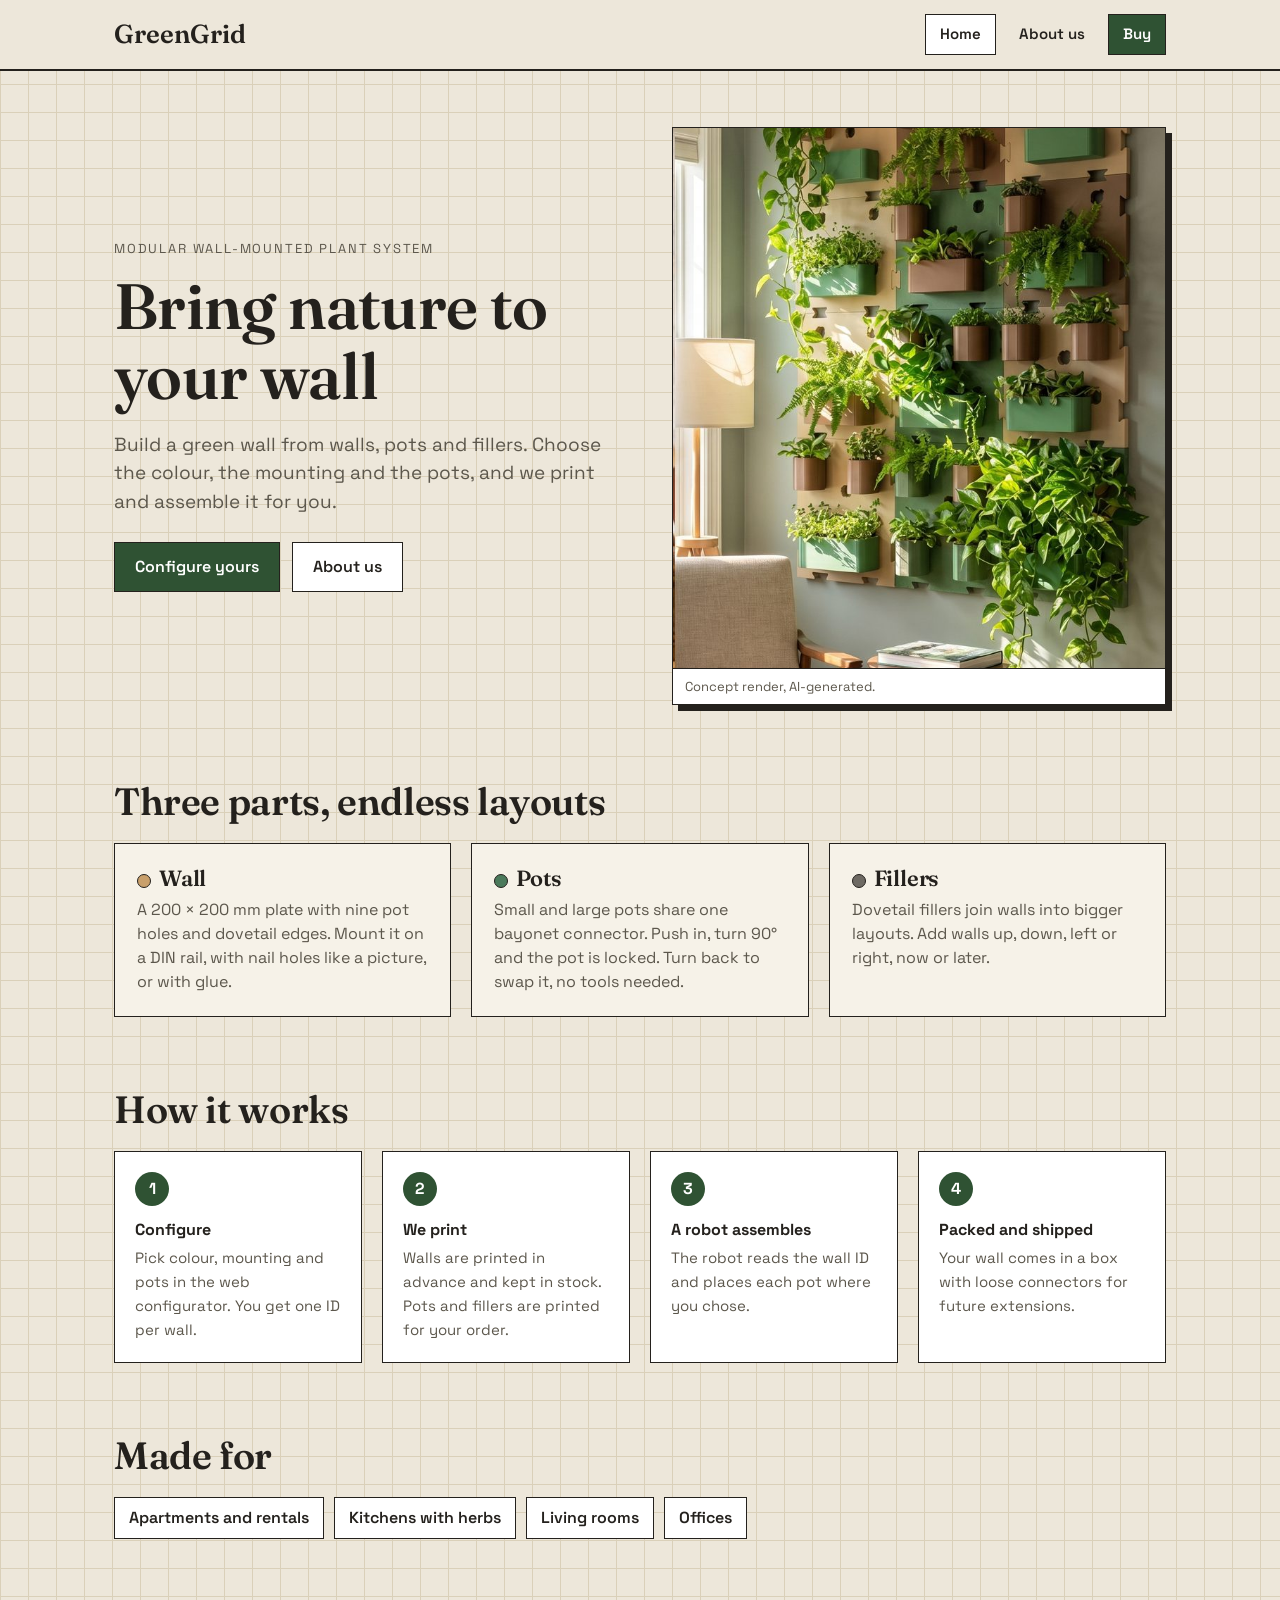
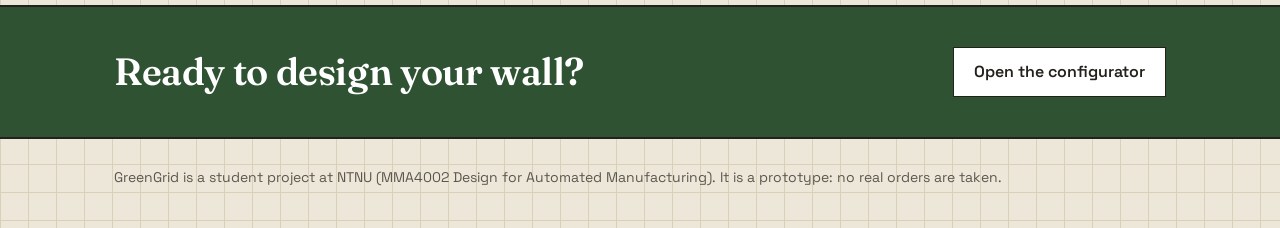
<file: index.html>
<!doctype html>
<html lang="en"><head><meta charset="UTF-8"><meta name="viewport" content="width=device-width, initial-scale=1"><title>GreenGrid – Bring nature to your wall</title><link rel="preconnect" href="https://fonts.googleapis.com"><link href="https://fonts.googleapis.com/css2?family=Fraunces:opsz,wght@9..144,600&family=Space+Grotesk:wght@400;500;600;700&display=swap" rel="stylesheet"><link rel="stylesheet" href="assets/site.css"></head>
<body>
<nav class="nav"><div class="wrap"><a class="logo" href="index.html">GreenGrid</a><ul><li><a class="link" href="index.html" aria-current="page">Home</a></li><li><a class="link" href="about/index.html">About us</a></li><li><a class="link buy" href="buy/index.html">Buy</a></li></ul></div></nav>
<header class="hero"><div class="wrap">
<div>
<p class="eyebrow">Modular wall-mounted plant system</p>
<h1>Bring nature to your wall</h1>
<p class="lead">Build a green wall from walls, pots and fillers. Choose the colour, the mounting and the pots, and we print and assemble it for you.</p>
<div class="btns"><a class="btn" href="buy/index.html">Configure yours</a><a class="btn ghost" href="about/index.html">About us</a></div>
</div>
<figure class="photo"><img src="assets/greengrid.jpg" alt="Concept render of a GreenGrid wall with plants in a living room"><figcaption>Concept render, AI-generated.</figcaption></figure>
</div></header>

<section class="block"><div class="wrap">
<h2>Three parts, endless layouts</h2>
<div class="cards">
<div class="card"><h3><span class="tag" style="background:#C9A06B"></span>Wall</h3><p>A 200 × 200 mm plate with nine pot holes and dovetail edges. Mount it on a DIN rail, with nail holes like a picture, or with glue.</p></div>
<div class="card"><h3><span class="tag" style="background:var(--pot-a)"></span>Pots</h3><p>Small and large pots share one bayonet connector. Push in, turn 90° and the pot is locked. Turn back to swap it, no tools needed.</p></div>
<div class="card"><h3><span class="tag" style="background:#6E6A63"></span>Fillers</h3><p>Dovetail fillers join walls into bigger layouts. Add walls up, down, left or right, now or later.</p></div>
</div></div></section>

<section class="block"><div class="wrap">
<h2>How it works</h2>
<ol class="steps">
<li><b>Configure</b><span>Pick colour, mounting and pots in the web configurator. You get one ID per wall.</span></li>
<li><b>We print</b><span>Walls are printed in advance and kept in stock. Pots and fillers are printed for your order.</span></li>
<li><b>A robot assembles</b><span>The robot reads the wall ID and places each pot where you chose.</span></li>
<li><b>Packed and shipped</b><span>Your wall comes in a box with loose connectors for future extensions.</span></li>
</ol></div></section>

<section class="block"><div class="wrap">
<h2>Made for</h2>
<div class="chips"><span>Apartments and rentals</span><span>Kitchens with herbs</span><span>Living rooms</span><span>Offices</span></div>
</div></section>

<div class="band"><div class="wrap"><h2>Ready to design your wall?</h2><a class="btn" href="buy/index.html">Open the configurator</a></div></div>
<footer><div class="wrap">GreenGrid is a student project at NTNU (MMA4002 Design for Automated Manufacturing). It is a prototype: no real orders are taken.</div></footer>
</body></html>
</file>
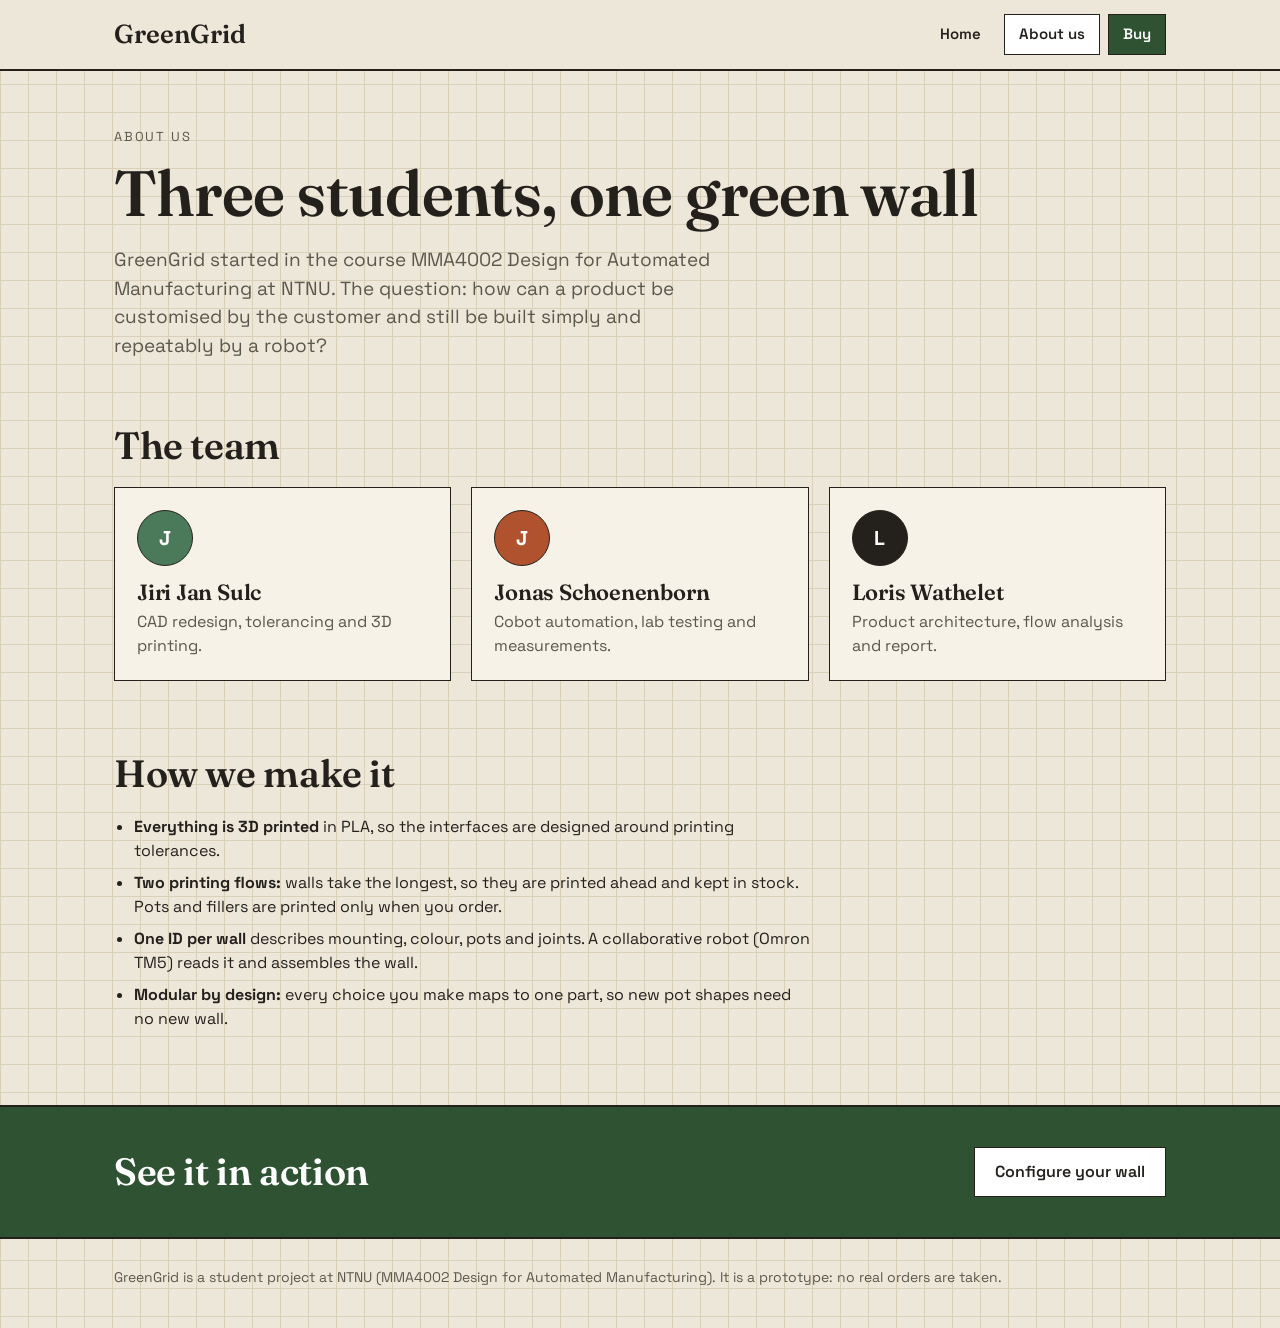
<file: about/index.html>
<!doctype html>
<html lang="en"><head><meta charset="UTF-8"><meta name="viewport" content="width=device-width, initial-scale=1"><title>About us – GreenGrid</title><link rel="preconnect" href="https://fonts.googleapis.com"><link href="https://fonts.googleapis.com/css2?family=Fraunces:opsz,wght@9..144,600&family=Space+Grotesk:wght@400;500;600;700&display=swap" rel="stylesheet"><link rel="stylesheet" href="../assets/site.css"></head>
<body>
<nav class="nav"><div class="wrap"><a class="logo" href="../index.html">GreenGrid</a><ul><li><a class="link" href="../index.html">Home</a></li><li><a class="link" href="../about/index.html" aria-current="page">About us</a></li><li><a class="link buy" href="../buy/index.html">Buy</a></li></ul></div></nav>
<header class="hero" style="padding-bottom:10px"><div class="wrap" style="display:block">
<p class="eyebrow">About us</p>
<h1>Three students, one green wall</h1>
<p class="lead" style="margin-top:18px">GreenGrid started in the course MMA4002 Design for Automated Manufacturing at NTNU. The question: how can a product be customised by the customer and still be built simply and repeatably by a robot?</p>
</div></header>

<section class="block"><div class="wrap">
<h2>The team</h2>
<div class="team">
<div class="person"><div class="avatar">J</div><h3>Jiri Jan Sulc</h3><p>CAD redesign, tolerancing and 3D printing.</p></div>
<div class="person"><div class="avatar">J</div><h3>Jonas Schoenenborn</h3><p>Cobot automation, lab testing and measurements.</p></div>
<div class="person"><div class="avatar">L</div><h3>Loris Wathelet</h3><p>Product architecture, flow analysis and report.</p></div>
</div></div></section>

<section class="block"><div class="wrap">
<h2>How we make it</h2>
<ul class="list">
<li><b>Everything is 3D printed</b> in PLA, so the interfaces are designed around printing tolerances.</li>
<li><b>Two printing flows:</b> walls take the longest, so they are printed ahead and kept in stock. Pots and fillers are printed only when you order.</li>
<li><b>One ID per wall</b> describes mounting, colour, pots and joints. A collaborative robot (Omron TM5) reads it and assembles the wall.</li>
<li><b>Modular by design:</b> every choice you make maps to one part, so new pot shapes need no new wall.</li>
</ul>
</div></section>

<div class="band"><div class="wrap"><h2>See it in action</h2><a class="btn" href="../buy/index.html">Configure your wall</a></div></div>
<footer><div class="wrap">GreenGrid is a student project at NTNU (MMA4002 Design for Automated Manufacturing). It is a prototype: no real orders are taken.</div></footer>
</body></html>
</file>
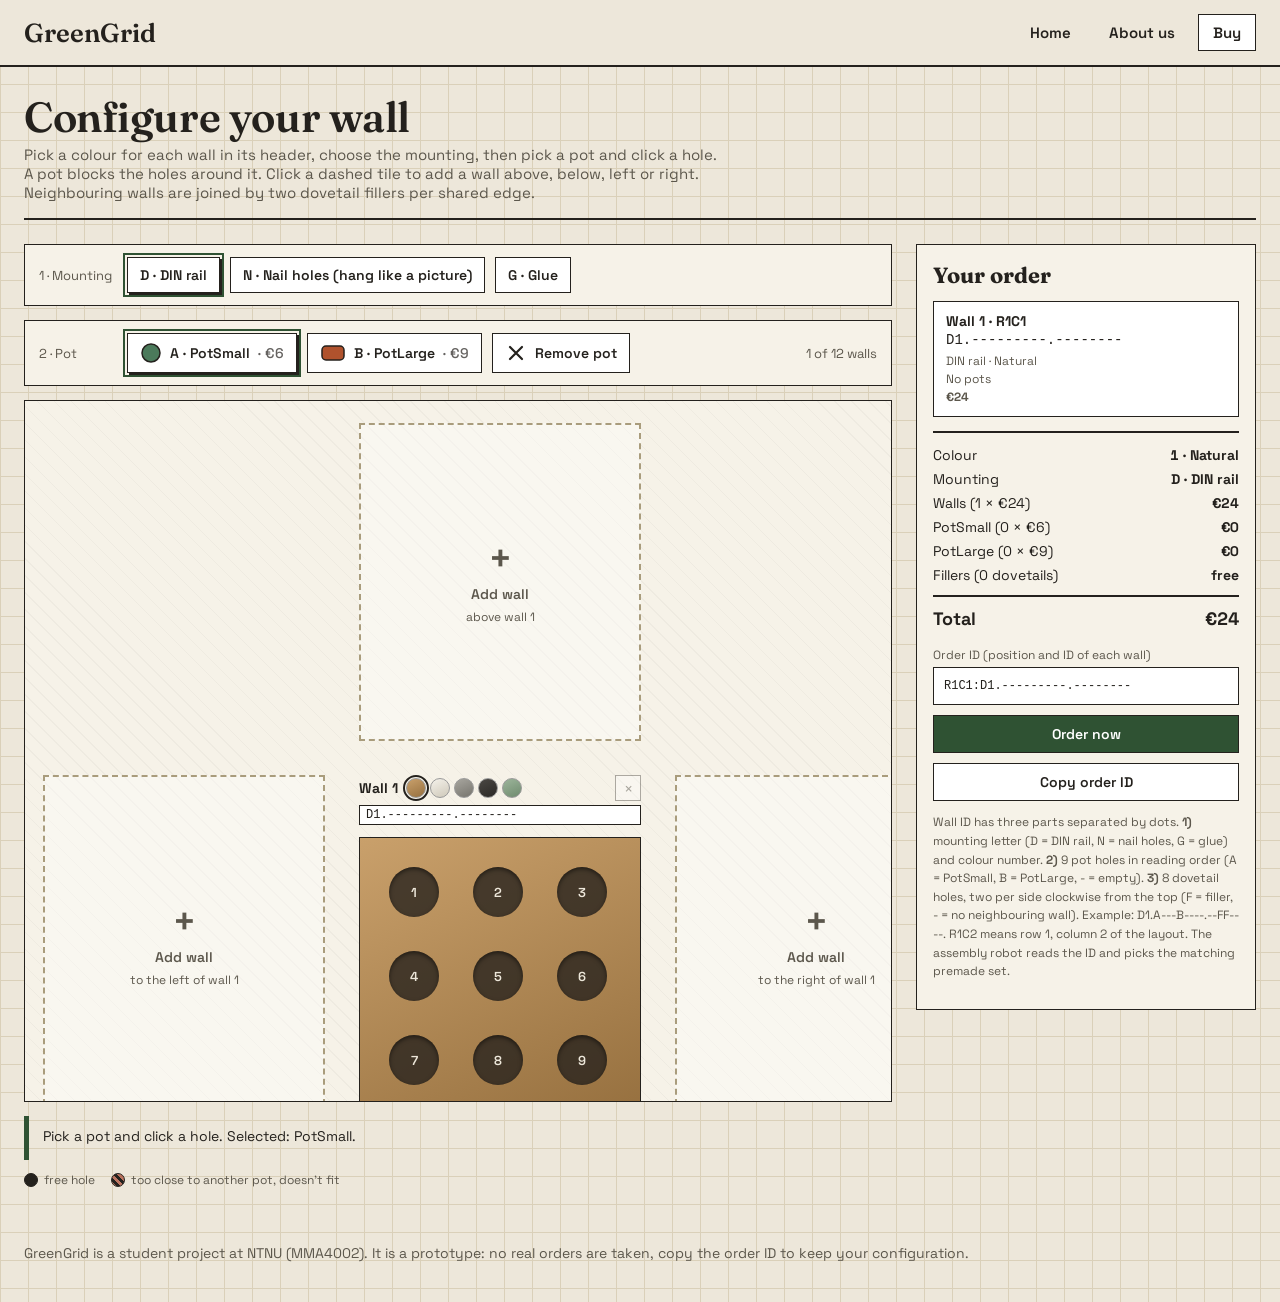
<file: buy/index.html>
<!doctype html>
<html lang="en">
<head>
<meta charset="UTF-8">
<meta name="viewport" content="width=device-width, initial-scale=1">
<title>Buy – GreenGrid</title>
<link rel="preconnect" href="https://fonts.googleapis.com">
<link href="https://fonts.googleapis.com/css2?family=Fraunces:opsz,wght@9..144,600&family=Space+Grotesk:wght@400;500;600;700&display=swap" rel="stylesheet">
<style>
  :root{
    --paper:#EDE7DA;
    --paper-line:#DAD0B9;
    --panel:#F6F2E8;
    --ink:#24211D;
    --ink-soft:#5C574C;
    --pot-a:#4B7A5B;
    --pot-b:#B0522D;
    --cta:#2F5233;
    --cta-hover:#25412A;
    --danger:#A6432D;
  }
  *{box-sizing:border-box;}
  html,body{margin:0;padding:0;}
  body{
    background:var(--paper);
    background-image:
      linear-gradient(var(--paper-line) 1px, transparent 1px),
      linear-gradient(90deg, var(--paper-line) 1px, transparent 1px);
    background-size:28px 28px;
    color:var(--ink);
    font-family:'Space Grotesk', sans-serif;
    min-height:100vh;
  }
  .app{max-width:1280px;margin:0 auto;padding:28px 24px 56px;}
  header{
    display:flex;align-items:flex-end;justify-content:space-between;
    gap:20px;flex-wrap:wrap;
    border-bottom:2px solid var(--ink);
    padding-bottom:16px;margin-bottom:24px;
  }
  h1{
    font-family:'Fraunces', serif;font-weight:600;
    font-size:clamp(28px,4vw,42px);line-height:1.05;margin:0;letter-spacing:-0.01em;
  }
  header p{margin:6px 0 0;color:var(--ink-soft);font-size:15px;max-width:70ch;}

  .layout{display:grid;grid-template-columns:minmax(0,1fr) 340px;gap:24px;align-items:start;}
  @media (max-width:960px){.layout{grid-template-columns:1fr;}}

  .box{background:var(--panel);border:1.5px solid var(--ink);}

  /* setup + toolbar */
  .setup{padding:12px 14px;margin-bottom:14px;display:flex;flex-direction:column;gap:10px;}
  .setup-row,.toolbar{display:flex;flex-wrap:wrap;align-items:center;gap:10px;}
  .toolbar{padding:12px 14px;margin-bottom:14px;}
  .label{font-size:13px;color:var(--ink-soft);margin-right:4px;min-width:74px;}
  .tool{
    display:flex;align-items:center;gap:8px;
    padding:8px 12px;border:1.5px solid var(--ink);background:#fff;
    font-family:inherit;font-size:14px;font-weight:600;color:var(--ink);cursor:pointer;
  }
  .tool:hover{box-shadow:2px 2px 0 var(--ink);}
  .tool[aria-pressed="true"]{outline:2px solid var(--cta);outline-offset:2px;box-shadow:2px 2px 0 var(--ink);}
  .tool svg{flex:0 0 auto;}
  .chip{display:inline-block;width:16px;height:16px;border-radius:50%;border:1.5px solid var(--ink);flex:0 0 auto;}
  .spacer{flex:1 1 auto;}
  .hint{font-size:13px;color:var(--ink-soft);}
  .btn{
    padding:9px 14px;border:1.5px solid var(--ink);background:var(--cta);color:#fff;
    font-family:inherit;font-size:14px;font-weight:600;cursor:pointer;
  }
  .btn:hover:not(:disabled){background:var(--cta-hover);}
  .btn.ghostbtn{background:#fff;color:var(--ink);}
  .btn.ghostbtn:hover:not(:disabled){background:#EFE9DA;}
  button:focus-visible{outline:3px solid var(--cta);outline-offset:2px;}

  /* canvas */
  .canvas{
    padding:22px 18px 18px;overflow:auto;max-height:78vh;
    background:repeating-linear-gradient(45deg, transparent, transparent 11px, rgba(36,33,29,0.035) 11px, rgba(36,33,29,0.035) 12px), var(--panel);
  }
  .plan{display:grid;width:max-content;margin:0 auto;}
  .wall-wrap{display:flex;flex-direction:column;gap:8px;width:282px;}
  .swatches{display:inline-flex;gap:4px;}
  .sw-c{width:20px;height:20px;border-radius:50%;border:1.5px solid #999;cursor:pointer;padding:0;}
  .sw-c[aria-pressed="true"]{outline:2px solid var(--ink);outline-offset:1px;}
  .wall-col{font:inherit;font-size:12px;padding:2px 4px;border:1px solid #ccc;border-radius:6px;background:#fff;}
  .wall-head{display:flex;flex-wrap:wrap;align-items:center;gap:4px 8px;min-height:28px;margin-bottom:4px;}
  .wall-head .wall-code{order:5;flex:1 0 100%;}
  .wall-head .x-btn{margin-left:auto;}
  .wall-title{font-weight:700;font-size:14px;white-space:nowrap;}
  .wall-code{
    font-family:ui-monospace,Menlo,Consolas,monospace;font-size:12px;
    background:#fff;border:1.5px solid var(--ink);padding:2px 6px;white-space:nowrap;
  }
  .x-btn{
    width:26px;height:26px;border:1.5px solid var(--ink);background:#fff;cursor:pointer;
    font-size:15px;line-height:1;font-family:inherit;color:var(--ink);flex:0 0 auto;
  }
  .x-btn:hover:not(:disabled){background:var(--danger);color:#fff;}
  .x-btn:disabled{opacity:.35;cursor:not-allowed;}

  .wall{
    display:grid;grid-template-columns:repeat(3,84px);grid-template-rows:repeat(3,84px);
    padding:12px;width:282px;
    border:1.5px solid var(--ink);
  }
  .hole{
    position:relative;display:flex;align-items:center;justify-content:center;
    border:none;background:transparent;padding:0;cursor:pointer;font-family:inherit;
  }
  .hole .ring{
    width:50px;height:50px;border-radius:50%;
    background:rgba(36,33,29,.78);
    box-shadow:inset 0 2px 4px rgba(0,0,0,.5);
    display:flex;align-items:center;justify-content:center;
    color:#EDE7DA;font-size:13px;font-weight:600;
    transition:transform .12s ease, box-shadow .12s ease;
  }
  .hole:hover:not(.blocked):not(.filled) .ring{transform:scale(1.08);box-shadow:inset 0 2px 4px rgba(0,0,0,.5),0 0 0 3px var(--cta);}
  .pot-a,.pot-b{
    display:flex;align-items:center;justify-content:center;
    border:1.5px solid var(--ink);color:#fff;font-weight:700;font-size:15px;
    box-shadow:2px 2px 0 rgba(36,33,29,.55);
  }
  .pot-a{width:56px;height:56px;border-radius:50%;background:var(--pot-a);}
  .pot-b{width:74px;height:46px;border-radius:10px;background:var(--pot-b);}
  .hole.blocked{cursor:not-allowed;}
  .hole.blocked .ring{
    background:repeating-linear-gradient(45deg, rgba(166,67,45,.55) 0 5px, rgba(36,33,29,.78) 5px 10px);
    box-shadow:0 0 0 2px var(--danger);color:#fff;
  }
  .hole.shake{animation:shake .35s ease;}
  @keyframes shake{0%,100%{transform:translateX(0);}25%{transform:translateX(-5px);}75%{transform:translateX(5px);}}
  @media (prefers-reduced-motion: reduce){.hole.shake{animation:none;}}

  /* ghost tile: add a wall here */
  .ghost{
    width:282px;min-height:318px;
    display:flex;flex-direction:column;align-items:center;justify-content:center;gap:6px;
    border:2px dashed #A99C7C;background:rgba(255,255,255,.35);
    font-family:inherit;color:var(--ink-soft);cursor:pointer;
  }
  .ghost:hover{border-color:var(--cta);color:var(--cta);background:rgba(255,255,255,.7);}
  .ghost .plus{font-size:40px;line-height:1;font-weight:500;}
  .ghost .t{font-size:14px;font-weight:600;}
  .ghost .s{font-size:12px;}

  /* two dovetail fillers per shared edge */
  .filler-h{position:relative;width:34px;}
  .filler-h .f{position:absolute;left:0;}
  .filler-v{position:relative;height:34px;}
  .filler-v .f{position:absolute;top:0;}

  /* status */
  .status{margin-top:14px;padding:11px 14px;font-size:14px;min-height:44px;border-left:5px solid var(--cta);}
  .status.warn{border-left-color:var(--danger);}
  .legend{display:flex;gap:16px;flex-wrap:wrap;margin-top:12px;font-size:12px;color:var(--ink-soft);}
  .legend span{display:flex;align-items:center;gap:6px;}
  .sw{width:14px;height:14px;border-radius:50%;display:inline-block;border:1.5px solid var(--ink);}
  .sw.blocked{background:repeating-linear-gradient(45deg, rgba(166,67,45,.7) 0 3px, #24211D 3px 6px);}
  .sw.free{background:#24211D;}

  /* cart */
  .cart{padding:16px;position:sticky;top:16px;max-height:calc(100vh - 32px);overflow:auto;}
  .cart h2{font-family:'Fraunces',serif;font-size:22px;margin:0 0 12px;}
  .cart-item{border:1.5px solid var(--ink);background:#fff;padding:10px 12px;margin-bottom:10px;}
  .cart-item .name{font-weight:700;font-size:14px;}
  .cart-item .id{
    font-family:ui-monospace,Menlo,Consolas,monospace;font-size:14px;margin-top:2px;word-break:break-all;
  }
  .cart-item .contents{font-size:12px;color:var(--ink-soft);margin-top:4px;line-height:1.5;}
  .totals{border-top:2px solid var(--ink);margin-top:14px;padding-top:10px;}
  .totals .line{display:flex;justify-content:space-between;gap:10px;font-size:14px;padding:3px 0;}
  .totals .line b{font-variant-numeric:tabular-nums;text-align:right;}
  .order-id{margin-top:14px;}
  .order-id .lbl{font-size:12px;color:var(--ink-soft);margin-bottom:4px;}
  .order-id code{
    display:block;word-break:break-all;background:#fff;border:1.5px solid var(--ink);
    padding:8px 10px;font-family:ui-monospace,Menlo,Consolas,monospace;font-size:12px;line-height:1.7;
  }
  .cart .btn{width:100%;margin-top:10px;}
  .pp{font-weight:500;opacity:.7;}
  .totals .line.total{border-top:2px solid currentColor;margin-top:8px;padding-top:10px;font-size:18px;font-weight:700;}
  .note{font-size:12px;color:var(--ink-soft);margin-top:12px;line-height:1.55;}

  .sitenav{border-bottom:2px solid var(--ink);background:var(--paper);}
  .sitenav .snav{max-width:1280px;margin:0 auto;padding:14px 24px;display:flex;align-items:center;justify-content:space-between;gap:16px;flex-wrap:wrap;}
  .sitenav .logo{font-family:'Fraunces',serif;font-weight:600;font-size:26px;text-decoration:none;color:var(--ink);}
  .sitenav ul{display:flex;gap:8px;list-style:none;margin:0;padding:0;}
  .sitenav a.l{display:inline-block;padding:8px 14px;border:1.5px solid transparent;text-decoration:none;font-weight:600;font-size:15px;color:var(--ink);}
  .sitenav a.l:hover{border-color:var(--ink);background:#fff;}
  .sitenav a.cur{border-color:var(--ink);background:#fff;}
  .sitefoot{max-width:1280px;margin:0 auto;padding:0 24px 40px;font-size:14px;color:var(--ink-soft);}
</style>
</head>
<body>
<nav class="sitenav"><div class="snav"><a class="logo" href="../index.html">GreenGrid</a><ul><li><a class="l" href="../index.html">Home</a></li><li><a class="l" href="../about/index.html">About us</a></li><li><a class="l cur" href="index.html" aria-current="page">Buy</a></li></ul></div></nav>
<div class="app">

  <header>
    <div>
      <h1>Configure your wall</h1>
      <p>Pick a colour for each wall in its header, choose the mounting, then pick a pot and click a hole. A pot blocks the holes around it. Click a dashed tile to add a wall above, below, left or right. Neighbouring walls are joined by two dovetail fillers per shared edge.</p>
    </div>
  </header>

  <div class="layout">
    <main>
      <div class="box setup" role="group" aria-label="Wall setup">
        <div class="setup-row">
          <span class="label">1 · Mounting</span>
          <span class="setup-row" id="mount-opts"></span>
        </div>
      </div>

      <div class="box toolbar" role="toolbar" aria-label="Pot tools">
        <span class="label">2 · Pot</span>
        <button class="tool" data-tool="A" aria-pressed="true">
          <svg width="22" height="22" viewBox="0 0 22 22" aria-hidden="true"><circle cx="11" cy="11" r="9" fill="#4B7A5B" stroke="#24211D" stroke-width="1.5"/></svg>
          A · PotSmall <span class="pp" data-price="A"></span>
        </button>
        <button class="tool" data-tool="B" aria-pressed="false">
          <svg width="26" height="22" viewBox="0 0 26 22" aria-hidden="true"><rect x="2" y="4" width="22" height="14" rx="4" fill="#B0522D" stroke="#24211D" stroke-width="1.5"/></svg>
          B · PotLarge <span class="pp" data-price="B"></span>
        </button>
        <button class="tool" data-tool="X" aria-pressed="false">
          <svg width="22" height="22" viewBox="0 0 22 22" aria-hidden="true"><path d="M5 5 L17 17 M17 5 L5 17" stroke="#24211D" stroke-width="2.2" stroke-linecap="round"/></svg>
          Remove pot
        </button>
        <span class="spacer"></span>
        <span class="hint" id="wall-count"></span>
      </div>

      <div class="box canvas" id="canvas"><div class="plan" id="plan"></div></div>

      <div class="status" id="status" role="status" aria-live="polite"></div>

      <div class="legend" aria-hidden="true">
        <span><i class="sw free"></i> free hole</span>
        <span><i class="sw blocked"></i> too close to another pot, doesn't fit</span>
      </div>
    </main>

    <aside class="box cart" aria-label="Cart">
      <h2>Your order</h2>
      <div id="cart-items"></div>
      <div class="totals" id="totals"></div>
      <div class="order-id">
        <div class="lbl">Order ID (position and ID of each wall)</div>
        <code id="order-id"></code>
      </div>
      <button class="btn" id="order-btn">Order now</button>
      <button class="btn ghostbtn" id="copy">Copy order ID</button>
      <p class="note">Wall ID has three parts separated by dots. <b>1)</b> mounting letter (D = DIN rail, N = nail holes, G = glue) and colour number. <b>2)</b> 9 pot holes in reading order (A = PotSmall, B = PotLarge, - = empty). <b>3)</b> 8 dovetail holes, two per side clockwise from the top (F = filler, - = no neighbouring wall). Example: D1.A---B----.--FF----. R1C2 means row 1, column 2 of the layout. The assembly robot reads the ID and picks the matching premade set.</p>
    </aside>
  </div>
</div>

<script>
const HOLES = 9, COLS = 3, EMPTY = '-', MAX_WALLS = 12;
// radius = how many grid steps around the pot are blocked (same rule as wall_code.py)
const POTS = {
  A: { name: 'PotSmall', radius: 1 },
  B: { name: 'PotLarge', radius: 1 },   // placeholder, change once the real size is measured
};
// number in the wall ID = colour, letter in the wall ID = mounting
// example prices in euro, change them here (fillers are free)
const PRICE = { wall: 24, A: 6, B: 9, filler: 0, cur: '€' };
const money = n => PRICE.cur + n;
const COLORS = [
  { n: 1, name: 'Natural', c1: '#C9A06B', c2: '#96703F' },
  { n: 2, name: 'White',   c1: '#F4F1EA', c2: '#CFC9BA' },
  { n: 3, name: 'Grey',    c1: '#A8A69F', c2: '#76746D' },
  { n: 4, name: 'Black',   c1: '#4A4743', c2: '#2B2926' },
  { n: 5, name: 'Sage',    c1: '#9DB59B', c2: '#6F8B6E' },
];
const MOUNTS = [
  { id: 'D', name: 'DIN rail' },
  { id: 'N', name: 'Nail holes (hang like a picture)' },
  { id: 'G', name: 'Glue' },
];

let setup = { color: 1, mount: 'D' };   // one choice for the whole order
let walls = [newWall(0, 0)];            // each wall sits on a layout grid at (gx, gy)
let tool = 'A';
let message = null;                     // {text, warn}

function newWall(gx, gy){ return { gx, gy, color: setup.color, cells: Array(HOLES).fill(EMPTY) }; }
const wallAt = (x, y) => walls.find(w => w.gx === x && w.gy === y);
const num = w => walls.indexOf(w) + 1;
const colorOf = w => COLORS.find(c => c.n === w.color);
const mountInfo = () => MOUNTS.find(m => m.id === setup.mount);
const rc = h => [Math.floor(h / COLS), h % COLS];
const dist = (a, b) => { const [r1,c1] = rc(a), [r2,c2] = rc(b); return Math.max(Math.abs(r1-r2), Math.abs(c1-c2)); };

// 8 dovetail holes, two per side, clockwise from the top: top, right, bottom, left.
// F = a neighbouring wall is there (filler goes in), - = no neighbour, hole stays empty.
function connCode(w){
  const f = (dx, dy) => wallAt(w.gx + dx, w.gy + dy) ? 'F' : EMPTY;
  const t = f(0, -1), r = f(1, 0), b = f(0, 1), l = f(-1, 0);
  return t + t + r + r + b + b + l + l;
}
// full wall ID = mounting letter + colour number . 9 pot holes . 8 dovetail holes
const fullCode = w => `${setup.mount}${w.color}.${w.cells.join('')}.${connCode(w)}`;

function bounds(list){
  const xs = list.map(w => w.gx), ys = list.map(w => w.gy);
  return { minX: Math.min(...xs), maxX: Math.max(...xs), minY: Math.min(...ys), maxY: Math.max(...ys) };
}
function position(w){ const b = bounds(walls); return { r: w.gy - b.minY + 1, c: w.gx - b.minX + 1 }; }
const posLabel = w => { const p = position(w); return `R${p.r}C${p.c}`; };

// first existing pot (hole index) that would collide with `type` placed at `hole`
function blocker(w, hole, type){
  for (let i = 0; i < HOLES; i++){
    const t = w.cells[i];
    if (i === hole || t === EMPTY) continue;
    if (dist(i, hole) <= Math.max(POTS[type].radius, POTS[t].radius)) return i;
  }
  return -1;
}

// would the layout stay in one piece without wall `skip`?
function connectedWithout(skip){
  const rest = walls.filter(w => w !== skip);
  if (rest.length <= 1) return true;
  const seen = new Set([rest[0]]), queue = [rest[0]];
  while (queue.length){
    const w = queue.pop();
    for (const [dx, dy] of [[1,0],[-1,0],[0,1],[0,-1]]){
      const n = rest.find(o => o.gx === w.gx + dx && o.gy === w.gy + dy);
      if (n && !seen.has(n)){ seen.add(n); queue.push(n); }
    }
  }
  return seen.size === rest.length;
}

function setMessage(text, warn){ message = { text, warn: !!warn }; renderStatus(); }

function clickHole(w, h){
  const cur = w.cells[h], n = h + 1, wn = num(w);
  if (tool === 'X'){
    if (cur === EMPTY) return setMessage(`Hole ${n} on wall ${wn} is already empty.`);
    w.cells[h] = EMPTY;
    setMessage(`Removed ${POTS[cur].name} from hole ${n} on wall ${wn}.`);
  } else if (cur === tool){
    w.cells[h] = EMPTY;
    setMessage(`Removed ${POTS[cur].name} from hole ${n} on wall ${wn}.`);
  } else {
    const b = blocker(w, h, tool);
    if (b >= 0){
      render();
      const el = document.querySelector(`[data-wall="${wn - 1}"][data-hole="${h}"]`);
      if (el) el.classList.add('shake');
      return setMessage(`${POTS[tool].name} doesn't fit in hole ${n} on wall ${wn}: it is too close to the pot in hole ${b+1}. Pick a hole further away.`, true);
    }
    w.cells[h] = tool;
    setMessage(`${POTS[tool].name} placed in hole ${n} on wall ${wn}. Holes around it are now blocked.`);
  }
  render();
}

function addWall(x, y){
  if (walls.length >= MAX_WALLS || wallAt(x, y)) return;
  const w = newWall(x, y);
  walls.push(w);
  setMessage(`Wall ${num(w)} added. Each shared edge gets two dovetail fillers.`);
  render();
  const el = document.querySelector(`[data-wall-box="${num(w) - 1}"]`);
  if (el) el.scrollIntoView({ block: 'nearest', inline: 'nearest' });
}

function removeWall(w){
  if (walls.length <= 1 || !connectedWithout(w)) return;
  const n = num(w);
  walls.splice(walls.indexOf(w), 1);
  setMessage(`Wall ${n} removed.`);
  render();
}

const FILLER_H = '<svg width="34" height="60" viewBox="0 0 34 60" aria-hidden="true"><path d="M2 8 L15 22 L15 38 L2 52 Z" fill="#6E6A63" stroke="#24211D" stroke-width="1.5"/><path d="M32 8 L19 22 L19 38 L32 52 Z" fill="#6E6A63" stroke="#24211D" stroke-width="1.5"/></svg>';
const FILLER_V = '<svg width="60" height="34" viewBox="0 0 60 34" aria-hidden="true"><path d="M8 2 L22 15 L38 15 L52 2 Z" fill="#6E6A63" stroke="#24211D" stroke-width="1.5"/><path d="M8 32 L22 19 L38 19 L52 32 Z" fill="#6E6A63" stroke="#24211D" stroke-width="1.5"/></svg>';

function render(){
  const plan = document.getElementById('plan');
  plan.innerHTML = '';

  // free tiles next to a wall = places where a wall can be added
  const ghosts = [];
  if (walls.length < MAX_WALLS){
    const seen = new Set();
    walls.forEach(w => {
      [[1,0,'to the right of'],[-1,0,'to the left of'],[0,1,'below'],[0,-1,'above']].forEach(([dx, dy, rel]) => {
        const x = w.gx + dx, y = w.gy + dy, key = x + ',' + y;
        if (wallAt(x, y) || seen.has(key)) return;
        seen.add(key);
        ghosts.push({ x, y, text: `${rel} wall ${num(w)}` });
      });
    });
  }

  const all = walls.concat(ghosts.map(g => ({ gx: g.x, gy: g.y })));
  const b = bounds(all);
  const W = b.maxX - b.minX + 1, H = b.maxY - b.minY + 1;
  const cols = [], rows = [];
  for (let i = 0; i < W; i++){ cols.push('282px'); if (i < W - 1) cols.push('34px'); }
  for (let i = 0; i < H; i++){ rows.push('auto'); if (i < H - 1) rows.push('34px'); }
  plan.style.gridTemplateColumns = cols.join(' ');
  plan.style.gridTemplateRows = rows.join(' ');
  const gcol = x => 2 * (x - b.minX) + 1, grow = y => 2 * (y - b.minY) + 1;

  // two dovetail fillers on every shared edge, at 30 % and 70 % along the edge
  walls.forEach(w => {
    if (wallAt(w.gx + 1, w.gy)){
      const f = document.createElement('div');
      f.className = 'filler-h'; f.title = 'Two dovetail fillers join the walls';
      f.innerHTML = `<span class="f" style="top:90px">${FILLER_H}</span><span class="f" style="top:201px">${FILLER_H}</span>`;
      f.style.gridColumn = gcol(w.gx) + 1; f.style.gridRow = grow(w.gy);
      plan.appendChild(f);
    }
    if (wallAt(w.gx, w.gy + 1)){
      const f = document.createElement('div');
      f.className = 'filler-v'; f.title = 'Two dovetail fillers join the walls';
      f.innerHTML = `<span class="f" style="left:55px">${FILLER_V}</span><span class="f" style="left:167px">${FILLER_V}</span>`;
      f.style.gridColumn = gcol(w.gx); f.style.gridRow = grow(w.gy) + 1;
      plan.appendChild(f);
    }
  });

  ghosts.forEach(g => {
    const btn = document.createElement('button');
    btn.className = 'ghost';
    btn.setAttribute('aria-label', `Add a wall ${g.text}`);
    btn.innerHTML = `<span class="plus">+</span><span class="t">Add wall</span><span class="s">${g.text}</span>`;
    btn.style.gridColumn = gcol(g.x); btn.style.gridRow = grow(g.y);
    btn.addEventListener('click', () => addWall(g.x, g.y));
    plan.appendChild(btn);
  });

  walls.forEach((w, wi) => {
    const wrap = document.createElement('div');
    wrap.className = 'wall-wrap';
    wrap.dataset.wallBox = wi;
    wrap.style.gridColumn = gcol(w.gx); wrap.style.gridRow = grow(w.gy);
    const canRemove = walls.length > 1 && connectedWithout(w);
    const why = walls.length === 1 ? 'The last wall cannot be removed' : (canRemove ? `Remove wall ${wi+1}` : 'Removing this wall would split the layout');
    wrap.innerHTML = `
      <div class="wall-head">
        <span class="wall-title">Wall ${wi+1}</span>
        <span class="swatches">${COLORS.map(c => `<button type="button" class="sw-c" data-c="${c.n}" title="${c.n} · ${c.name}" aria-label="Colour ${c.n} ${c.name}" aria-pressed="${c.n === w.color}" style="background:linear-gradient(155deg,${c.c1},${c.c2})"></button>`).join('')}</span>
        <span class="wall-code" title="Wall ID">${fullCode(w)}</span>
        <button class="x-btn" aria-label="${why}" title="${why}" ${canRemove ? '' : 'disabled'}>×</button>
      </div>`;
    wrap.querySelectorAll('.sw-c').forEach(b => b.addEventListener('click', () => { w.color = +b.dataset.c; setup.color = w.color; setMessage(`Wall ${wi+1}: colour ${w.color} (${colorOf(w).name}). It is the number in the wall ID.`); render(); }));
    wrap.querySelector('.x-btn').addEventListener('click', () => removeWall(w));

    const grid = document.createElement('div');
    grid.className = 'wall';
    grid.style.background = `linear-gradient(155deg, ${colorOf(w).c1}, ${colorOf(w).c2})`;
    for (let h = 0; h < HOLES; h++){
      const t = w.cells[h];
      const btn = document.createElement('button');
      btn.dataset.wall = wi; btn.dataset.hole = h;
      let cls = 'hole', label = `Wall ${wi+1}, hole ${h+1}`, inner = '';
      if (t !== EMPTY){
        cls += ' filled';
        inner = `<div class="pot-${t.toLowerCase()}">${t}</div>`;
        label += `, ${POTS[t].name}`;
      } else if (tool !== 'X' && blocker(w, h, tool) >= 0){
        cls += ' blocked';
        label += ', blocked: too close to another pot';
        btn.title = "Doesn't fit: too close to another pot";
        inner = '<div class="ring">×</div>';
      } else {
        label += ', empty';
        inner = `<div class="ring">${h+1}</div>`;
      }
      btn.className = cls;
      btn.setAttribute('aria-label', label);
      btn.innerHTML = inner;
      btn.addEventListener('click', () => clickHole(w, h));
      btn.addEventListener('animationend', () => btn.classList.remove('shake'));
      grid.appendChild(btn);
    }
    wrap.appendChild(grid);
    plan.appendChild(wrap);
  });

  document.getElementById('wall-count').textContent =
    walls.length >= MAX_WALLS ? `Maximum of ${MAX_WALLS} walls reached` : `${walls.length} of ${MAX_WALLS} walls`;
  updateSetup();
  renderCart();
  renderStatus();
}

function renderStatus(){
  const el = document.getElementById('status');
  if (!message){
    el.className = 'status';
    el.textContent = `Pick a pot and click a hole. Selected: ${tool === 'X' ? 'Remove pot' : POTS[tool].name}.`;
    return;
  }
  el.className = 'status' + (message.warn ? ' warn' : '');
  el.textContent = message.text;
}

function sortedWalls(){
  return walls.slice().sort((a, b) => a.gy - b.gy || a.gx - b.gx);
}

function renderCart(){
  let a = 0, b = 0, joints = 0;
  const mount = mountInfo();
  document.getElementById('cart-items').innerHTML = sortedWalls().map(w => {
    const ca = w.cells.filter(c => c === 'A').length;
    const cb = w.cells.filter(c => c === 'B').length;
    a += ca; b += cb;
    const parts = [];
    if (ca) parts.push(`PotSmall × ${ca}`);
    if (cb) parts.push(`PotLarge × ${cb}`);
    return `<div class="cart-item">
      <div class="name">Wall ${num(w)} · ${posLabel(w)}</div>
      <div class="id">${fullCode(w)}</div>
      <div class="contents">${mount.name} · ${colorOf(w).name}<br>${parts.length ? parts.join(', ') : 'No pots'}<br><b>${money(PRICE.wall + ca * PRICE.A + cb * PRICE.B)}</b></div>
    </div>`;
  }).join('');

  walls.forEach(w => { if (wallAt(w.gx + 1, w.gy)) joints++; if (wallAt(w.gx, w.gy + 1)) joints++; });
  document.getElementById('totals').innerHTML = `
    <div class="line"><span>Colour</span><b>${[...new Set(walls.map(w => w.color))].sort().map(n => COLORS.find(c => c.n === n)).map(c => c.n + ' · ' + c.name).join(', ')}</b></div>
    <div class="line"><span>Mounting</span><b>${mount.id} · ${mount.name}</b></div>
    <div class="line"><span>Walls (${walls.length} × ${money(PRICE.wall)})</span><b>${money(walls.length * PRICE.wall)}</b></div>
    <div class="line"><span>PotSmall (${a} × ${money(PRICE.A)})</span><b>${money(a * PRICE.A)}</b></div>
    <div class="line"><span>PotLarge (${b} × ${money(PRICE.B)})</span><b>${money(b * PRICE.B)}</b></div>
    <div class="line"><span>Fillers (${joints * 2} dovetails)</span><b>${PRICE.filler ? money(joints * 2 * PRICE.filler) : 'free'}</b></div>
    <div class="line total"><span>Total</span><b>${money(walls.length * PRICE.wall + a * PRICE.A + b * PRICE.B + joints * 2 * PRICE.filler)}</b></div>`;
  document.getElementById('order-id').textContent = orderId();
}

function orderId(){
  return sortedWalls().map(w => `${posLabel(w)}:${fullCode(w)}`).join(' / ');
}

// setup buttons are built once, so keyboard focus stays on them when pressed
function buildSetup(){
  const colBox = document.getElementById('colour-opts');
  if (colBox) COLORS.forEach(c => {
    const btn = document.createElement('button');
    btn.className = 'tool'; btn.dataset.color = c.n;
    btn.innerHTML = `<i class="chip" style="background:linear-gradient(155deg, ${c.c1}, ${c.c2})"></i>${c.n} · ${c.name}`;
    btn.addEventListener('click', () => {
      setup.color = c.n; walls.forEach(w => w.color = c.n);
      setMessage(`Colour ${c.n} (${c.name}) set for all walls. You can still change each wall separately in its header.`);
      render();
    });
    colBox.appendChild(btn);
  });
  const mBox = document.getElementById('mount-opts');
  MOUNTS.forEach(m => {
    const btn = document.createElement('button');
    btn.className = 'tool'; btn.dataset.mount = m.id;
    btn.textContent = `${m.id} · ${m.name}`;
    btn.addEventListener('click', () => {
      setup.mount = m.id;
      setMessage(`Mounting "${m.name}" selected for all walls. It is the letter in the wall ID.`);
      render();
    });
    mBox.appendChild(btn);
  });
}
function updateSetup(){
  document.querySelectorAll('[data-color]').forEach(b => b.setAttribute('aria-pressed', String(walls.every(w => w.color === +b.dataset.color))));
  document.querySelectorAll('[data-mount]').forEach(b => b.setAttribute('aria-pressed', String(b.dataset.mount === setup.mount)));
}

document.querySelectorAll('.tool[data-tool]').forEach(btn =>
  btn.addEventListener('click', () => {
    tool = btn.dataset.tool;
    document.querySelectorAll('.tool[data-tool]').forEach(x => x.setAttribute('aria-pressed', String(x === btn)));
    message = null;
    render();
  }));

document.getElementById('copy').addEventListener('click', async () => {
  try {
    await navigator.clipboard.writeText(orderId());
    setMessage('Order ID copied.');
  } catch (e) {
    setMessage('Copy is blocked in this browser. Select the order ID and copy it manually.', true);
  }
});

document.querySelectorAll('.pp').forEach(el => el.textContent = '· ' + money(PRICE[el.dataset.price]));
buildSetup();
render();
</script>
<div class="sitefoot">GreenGrid is a student project at NTNU (MMA4002). It is a prototype: no real orders are taken, copy the order ID to keep your configuration.</div>

<div id="ord-modal" style="display:none;position:fixed;inset:0;background:rgba(0,0,0,.45);z-index:99;align-items:center;justify-content:center;padding:16px;">
  <div style="background:#fff;color:#222;border-radius:14px;padding:24px;max-width:440px;width:100%;box-shadow:0 10px 40px rgba(0,0,0,.3);font-family:inherit;">
    <h3 style="margin:0 0 4px">Order confirmed ✓</h3>
    <p id="ord-no" style="margin:0 0 14px;font-size:14px;opacity:.7"></p>
    <div id="ord-info" style="font-size:15px;line-height:1.6"></div>
    <p style="font-size:12px;opacity:.6;margin:14px 0">Prototype: the name and address are random examples, no real order was placed.</p>
    <div style="text-align:right"><button type="button" class="btn" id="ord-close">Close</button></div>
  </div>
</div>
<script>
(function(){
  const names=['Jan Novák','Anna Svobodová','Lars Hansen','Ingrid Olsen','Petr Dvořák','Emma Johansen','Tomáš Černý','Sofie Berg'];
  const addrs=['Kongens gate 12, 7013 Trondheim','Božetěchova 2, 612 00 Brno','Torvet 5, 0154 Oslo','Hlavní 45, 602 00 Brno','Bakklandet 8, 7014 Trondheim'];
  const pick=a=>a[Math.floor(Math.random()*a.length)];
  const m=document.getElementById('ord-modal');
  document.getElementById('order-btn').onclick=()=>{
    const t=document.querySelector('#totals .total b');
    const n='GG-'+Math.floor(10000+Math.random()*90000);
    document.getElementById('ord-no').textContent='Order number '+n;
    document.getElementById('ord-info').innerHTML=
      '<b>Customer:</b> '+pick(names)+'<br><b>Delivery address:</b> '+pick(addrs)+
      '<br><b>Total:</b> '+(t?t.textContent:'')+'<br><b>Estimated delivery:</b> about 2 days after production<br><b>Configuration:</b> <code style="font-size:12px;word-break:break-all">'+document.getElementById('order-id').textContent+'</code>';
    m.style.display='flex';};
  document.getElementById('ord-close').onclick=()=>{m.style.display='none';};
})();
</script>
</body>
</html>
</file>
<file: assets/site.css>
:root{--paper:#EDE7DA;--paper-line:#DAD0B9;--panel:#F6F2E8;--ink:#24211D;--ink-soft:#5C574C;--pot-a:#4B7A5B;--pot-b:#B0522D;--cta:#2F5233;--cta-hover:#25412A;}
*{box-sizing:border-box;}
html,body{margin:0;padding:0;}
body{background:var(--paper);background-image:linear-gradient(var(--paper-line) 1px,transparent 1px),linear-gradient(90deg,var(--paper-line) 1px,transparent 1px);background-size:28px 28px;color:var(--ink);font-family:'Space Grotesk',sans-serif;line-height:1.5;}
a{color:inherit;}
.wrap{max-width:1100px;margin:0 auto;padding:0 24px;}
.nav{border-bottom:2px solid var(--ink);background:var(--paper);}
.nav .wrap{display:flex;align-items:center;justify-content:space-between;gap:16px;padding-top:14px;padding-bottom:14px;flex-wrap:wrap;}
.logo{font-family:'Fraunces',serif;font-weight:600;font-size:26px;text-decoration:none;}
.nav ul{display:flex;gap:8px;list-style:none;margin:0;padding:0;flex-wrap:wrap;}
.nav a.link{display:inline-block;padding:8px 14px;border:1.5px solid transparent;text-decoration:none;font-weight:600;font-size:15px;}
.nav a.link:hover{border-color:var(--ink);background:#fff;}
.nav a.link[aria-current="page"]{border-color:var(--ink);background:#fff;}
.nav a.buy{background:var(--cta);color:#fff;border-color:var(--ink);}
.nav a.buy:hover{background:var(--cta-hover);}
h1,h2,h3{font-family:'Fraunces',serif;font-weight:600;letter-spacing:-0.01em;line-height:1.1;margin:0;}
h1{font-size:clamp(36px,6vw,64px);}
h2{font-size:clamp(26px,4vw,38px);margin-bottom:20px;}
h3{font-size:22px;}
.eyebrow{font-size:13px;letter-spacing:.14em;text-transform:uppercase;color:var(--ink-soft);margin:0 0 12px;}
.lead{font-size:19px;color:var(--ink-soft);max-width:52ch;}
.hero{padding:56px 0 40px;}
.hero .wrap{display:grid;grid-template-columns:1.05fr 1fr;gap:40px;align-items:center;}
.hero h1{margin-bottom:18px;}
.btns{display:flex;gap:12px;flex-wrap:wrap;margin-top:26px;}
.btn{display:inline-block;padding:12px 20px;border:1.5px solid var(--ink);background:var(--cta);color:#fff;font-family:inherit;font-size:16px;font-weight:600;text-decoration:none;}
.btn:hover{background:var(--cta-hover);box-shadow:3px 3px 0 var(--ink);}
.btn.ghost{background:#fff;color:var(--ink);}
.btn.ghost:hover{background:#EFE9DA;}
.photo{margin:0;border:1.5px solid var(--ink);background:#fff;box-shadow:6px 6px 0 var(--ink);}
.photo img{display:block;width:100%;height:auto;}
.photo figcaption{font-size:13px;color:var(--ink-soft);padding:8px 12px;border-top:1.5px solid var(--ink);}
section.block{padding:36px 0;}
.cards{display:grid;grid-template-columns:repeat(3,1fr);gap:20px;}
.card{background:var(--panel);border:1.5px solid var(--ink);padding:22px;}
.card h3{margin-bottom:8px;}
.card p{margin:0;color:var(--ink-soft);}
.card .tag{display:inline-block;width:14px;height:14px;border-radius:50%;border:1.5px solid var(--ink);margin-right:8px;vertical-align:middle;}
.steps{display:grid;grid-template-columns:repeat(4,1fr);gap:20px;counter-reset:s;list-style:none;margin:0;padding:0;}
.steps li{background:#fff;border:1.5px solid var(--ink);padding:20px;counter-increment:s;}
.steps li::before{content:counter(s);display:flex;align-items:center;justify-content:center;width:34px;height:34px;border-radius:50%;background:var(--cta);color:#fff;font-weight:700;margin-bottom:12px;}
.steps b{display:block;margin-bottom:4px;}
.steps span{color:var(--ink-soft);font-size:15px;}
.chips{display:flex;gap:10px;flex-wrap:wrap;}
.chips span{border:1.5px solid var(--ink);background:#fff;padding:8px 14px;font-weight:600;}
.band{background:var(--cta);color:#fff;border-top:2px solid var(--ink);border-bottom:2px solid var(--ink);padding:40px 0;margin-top:30px;}
.band .wrap{display:flex;align-items:center;justify-content:space-between;gap:20px;flex-wrap:wrap;}
.band h2{margin:0;color:#fff;}
.band .btn{background:#fff;color:var(--ink);}
.band .btn:hover{background:#EFE9DA;}
footer{padding:28px 0 40px;font-size:14px;color:var(--ink-soft);}
.team{display:grid;grid-template-columns:repeat(3,1fr);gap:20px;}
.person{background:var(--panel);border:1.5px solid var(--ink);padding:22px;}
.person .avatar{width:56px;height:56px;border-radius:50%;border:1.5px solid var(--ink);background:var(--pot-a);color:#fff;display:flex;align-items:center;justify-content:center;font-weight:700;font-size:20px;margin-bottom:14px;}
.person:nth-child(2) .avatar{background:var(--pot-b);}
.person:nth-child(3) .avatar{background:var(--ink);}
.person p{margin:6px 0 0;color:var(--ink-soft);}
.list{margin:0;padding-left:20px;max-width:70ch;}
.list li{margin-bottom:8px;}
@media (max-width:860px){.hero .wrap{grid-template-columns:1fr;}.cards,.team{grid-template-columns:1fr;}.steps{grid-template-columns:1fr 1fr;}}
@media (max-width:520px){.steps{grid-template-columns:1fr;}}
.photo img{max-height:540px;object-fit:cover;}
</file>
